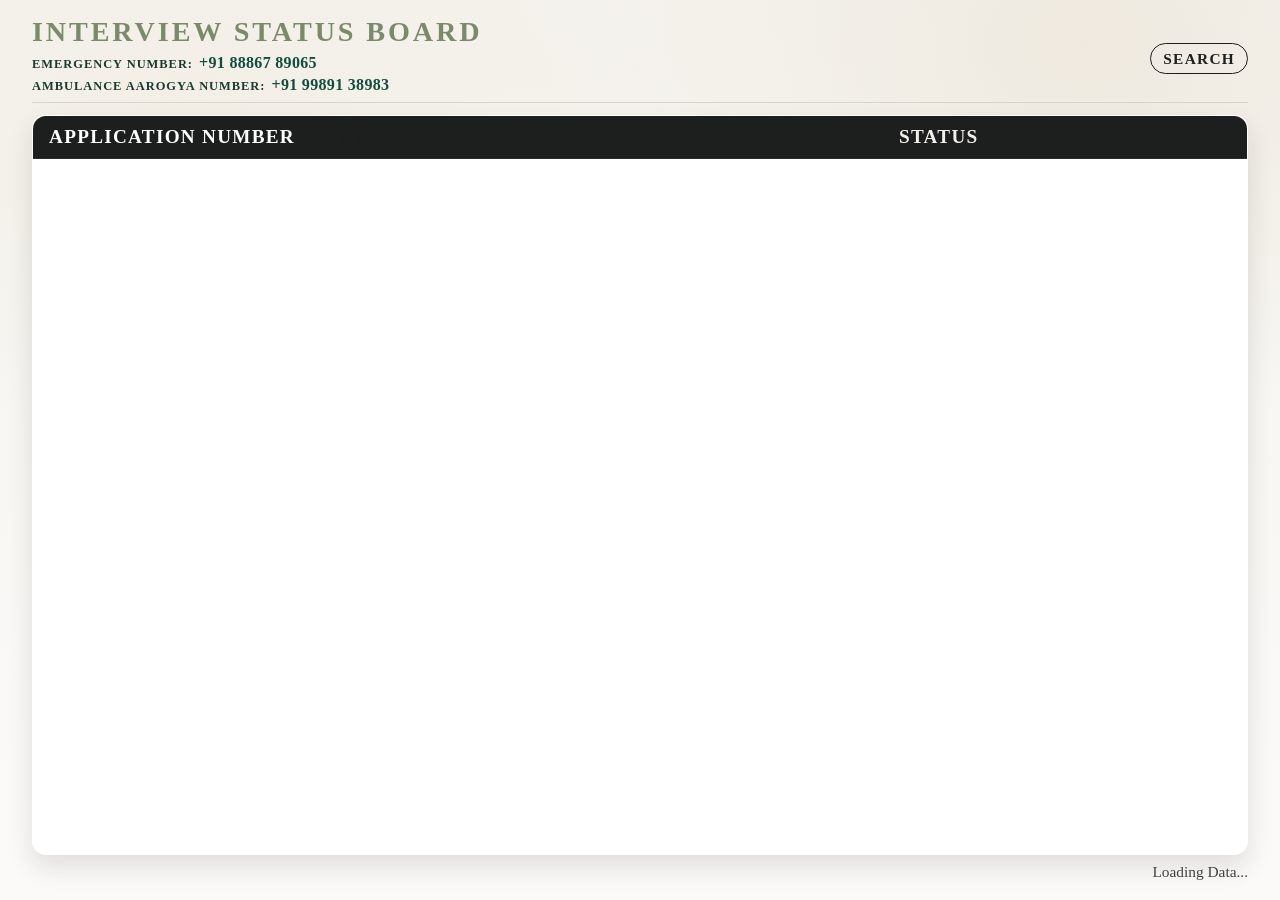
<file: index.html>
<!DOCTYPE html>
<html lang="en">
<head>
    <meta charset="UTF-8">
    <meta name="viewport" content="width=device-width, initial-scale=1.0">
    <title>Interview Status Board</title>
    <link rel="stylesheet" href="styles.css">
</head>
<body>

    <header class="topbar">
        <div class="topbar-left">
            <div class="title">Interview Status Board</div>
            <div class="topbar-info">
                <div class="info-line">
                    <span class="info-label">Emergency Number:</span>
                    <span class="info-value">+91 88867 89065</span>
                </div>
                <div class="info-line">
                    <span class="info-label">Ambulance Aarogya Number:</span>
                    <span class="info-value">+91 99891 38983</span>
                </div>
            </div>
        </div>
        <nav class="topbar-links">
            <a href="search.html">Search</a>
        </nav>
    </header>

    <table id="board">
        <thead>
            <tr>
                <th class="id-column">Application Number</th>
                <th class="name-column">Name</th>
                <th class="status-column">Status</th>
            </tr>
        </thead>
        <tbody id="board-body" class="fade">
            </tbody>
    </table>

    <footer id="page-indicator">Loading Data...</footer>

    <script>
        // Redirect mobile users to search page (board is for TV display)
        if (window.innerWidth <= 900 && !window.location.search.includes('force')) {
            window.location.href = 'search.html';
        }

        // --- CONFIGURATION ---
        // Ensure this matches your active deployment URL
        const API_URL = 'https://script.googleusercontent.com/macros/echo?user_content_key=[base64]&lib=MW1jJ9x95b1IglBa3N1Y3LLxEVFa3CZ3r';
        
        const ITEMS_PER_PAGE = 15;
        const PAGINATION_INTERVAL_MS = 15000; // 15 seconds per screen
        const POLLING_INTERVAL_MS = 120000;   // 2 minutes
        
        let allCandidates = [];
        let currentPage = 0;
        let paginationTimer;

        // --- DATA FETCHING ---
        async function fetchCandidateData() {
            try {
                const response = await fetch(API_URL);
                if (!response.ok) throw new Error('Network response was not ok');
                
                const data = await response.json();
                const normalizedData = normalizeCandidateData(data);
                
                // Filter logic
                const allowedStatuses = ['REGISTERED', 'IN PROGRESS', 'INTERVIEW DONE'];
                allCandidates = normalizedData.filter(candidate => 
                    allowedStatuses.includes(normalizeStatus(candidate.State))
                );
                
                // Initial load trigger
                if (allCandidates.length > 0 && !paginationTimer) {
                    renderPage();
                    startPaginationLoop();
                }
            } catch (error) {
                console.error("Error fetching data:", error);
            }
        }

        // --- RENDERING LOGIC ---
        function getStatusClass(state) {
            const normalizedState = normalizeStatus(state);
            if (normalizedState === 'UNKNOWN') return 'status-unknown';
            const formattedState = normalizedState.toLowerCase().replace(/ /g, '-');
            return `status-${formattedState}`;
        }

        function normalizeCandidateData(data) {
            if (!Array.isArray(data)) {
                return Array.isArray(data?.data) ? data.data : data;
            }

            if (!Array.isArray(data[0])) {
                return data;
            }

            const header = data[0].map(value => String(value || '').trim().toUpperCase());
            const appIndex = header.indexOf('APPLICATION NUMBER');
            const nameIndex = header.indexOf('NAME');
            const statusIndex = header.indexOf('STATUS');
            const hasHeader = appIndex !== -1 || nameIndex !== -1 || statusIndex !== -1;
            const startIndex = hasHeader ? 1 : 0;
            const fallback = data[startIndex]?.length >= 4
                ? { app: 1, name: 2, status: 3 }
                : { app: 0, name: 1, status: 2 };
            const appCol = appIndex !== -1 ? appIndex : fallback.app;
            const nameCol = nameIndex !== -1 ? nameIndex : fallback.name;
            const statusCol = statusIndex !== -1 ? statusIndex : fallback.status;

            return data.slice(startIndex).map(row => ({
                Admission_ID: row[appCol],
                Name: row[nameCol],
                State: row[statusCol]
            }));
        }

        function normalizeStatus(status) {
            if (!status) return 'UNKNOWN';
            const baseStatus = String(status).toUpperCase().split('(')[0].trim();
            if (baseStatus === 'IN PROCESS') return 'IN PROGRESS';
            return baseStatus || 'UNKNOWN';
        }

        function renderPage() {
            if (allCandidates.length === 0) return;

            const totalPages = Math.ceil(allCandidates.length / ITEMS_PER_PAGE);
            
            if (currentPage >= totalPages) currentPage = 0;

            const startIndex = currentPage * ITEMS_PER_PAGE;
            const endIndex = startIndex + ITEMS_PER_PAGE;
            const pageData = allCandidates.slice(startIndex, endIndex);

            const tbody = document.getElementById('board-body');
            
            // Trigger reflow for CSS animation
            tbody.classList.remove('fade');
            void tbody.offsetWidth; 
            tbody.classList.add('fade');

            // Generate HTML with the new Name column
            tbody.innerHTML = pageData.map(candidate => `
                <tr>
                    <td class="id-column">${candidate.Admission_ID || '---'}</td>
                    <td class="name-column">${candidate.Name || '---'}</td>
                    <td><span class="status ${getStatusClass(candidate.State)}">${normalizeStatus(candidate.State)}</span></td>
                </tr>
            `).join('');

            document.getElementById('page-indicator').textContent = `Page ${currentPage + 1} of ${totalPages}`;
            currentPage = (currentPage + 1) % totalPages;
        }

        // --- TIMERS ---
        function startPaginationLoop() {
            paginationTimer = setInterval(renderPage, PAGINATION_INTERVAL_MS);
        }

        window.onload = () => {
            fetchCandidateData(); 
            setInterval(fetchCandidateData, POLLING_INTERVAL_MS); 
        };
    </script>
</body>
</html>
</file>
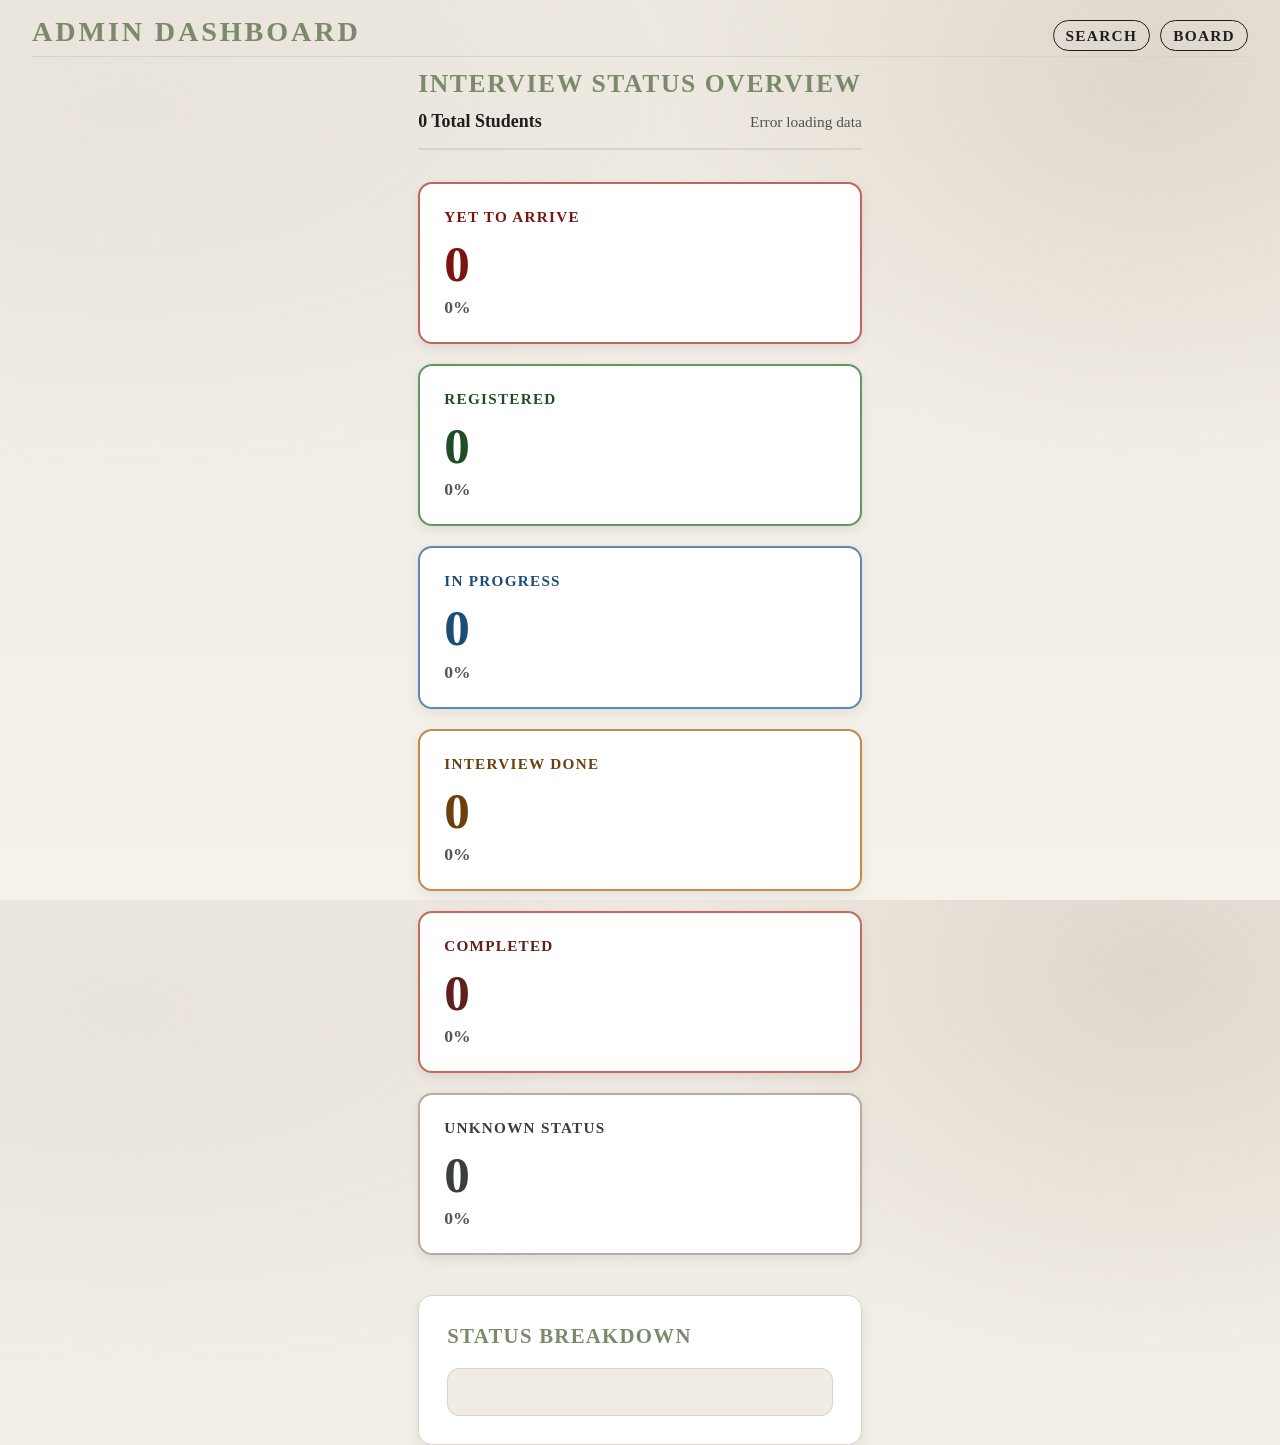
<file: dbd.html>
<!DOCTYPE html>
<html lang="en">
<head>
    <meta charset="UTF-8">
    <meta name="viewport" content="width=device-width, initial-scale=1.0">
    <title>Admin Dashboard - Interview Status</title>
    <link rel="stylesheet" href="styles.css">
</head>
<body class="dashboard-page">
    <header class="topbar">
        <div class="title">Admin Dashboard</div>
        <nav class="topbar-links">
            <a href="search.html">Search</a>
            <a href="index.html">Board</a>
        </nav>
    </header>

    <div class="dashboard-container">
        <div class="dashboard-header">
            <h2 class="dashboard-subtitle">Interview Status Overview</h2>
            <div class="dashboard-meta">
                <span id="total-count" class="total-count">0 Total Students</span>
                <span id="last-updated" class="last-updated">Loading...</span>
            </div>
        </div>

        <div class="stats-grid">
            <div class="stat-card stat-yet-to-arrive">
                <div class="stat-label">Yet to Arrive</div>
                <div class="stat-count" id="count-yet-to-arrive">0</div>
                <div class="stat-percentage" id="percent-yet-to-arrive">0%</div>
            </div>

            <div class="stat-card stat-registered">
                <div class="stat-label">Registered</div>
                <div class="stat-count" id="count-registered">0</div>
                <div class="stat-percentage" id="percent-registered">0%</div>
            </div>

            <div class="stat-card stat-in-progress">
                <div class="stat-label">In Progress</div>
                <div class="stat-count" id="count-in-progress">0</div>
                <div class="stat-percentage" id="percent-in-progress">0%</div>
            </div>

            <div class="stat-card stat-interview-done">
                <div class="stat-label">Interview Done</div>
                <div class="stat-count" id="count-interview-done">0</div>
                <div class="stat-percentage" id="percent-interview-done">0%</div>
            </div>

            <div class="stat-card stat-completed">
                <div class="stat-label">Completed</div>
                <div class="stat-count" id="count-completed">0</div>
                <div class="stat-percentage" id="percent-completed">0%</div>
            </div>

            <div class="stat-card stat-unknown">
                <div class="stat-label">Unknown Status</div>
                <div class="stat-count" id="count-unknown">0</div>
                <div class="stat-percentage" id="percent-unknown">0%</div>
            </div>
        </div>

        <div class="breakdown-section">
            <h3 class="breakdown-title">Status Breakdown</h3>
            <div class="progress-bar">
                <div class="progress-segment segment-yet-to-arrive" id="bar-yet-to-arrive" style="width: 0%"></div>
                <div class="progress-segment segment-registered" id="bar-registered" style="width: 0%"></div>
                <div class="progress-segment segment-in-progress" id="bar-in-progress" style="width: 0%"></div>
                <div class="progress-segment segment-interview-done" id="bar-interview-done" style="width: 0%"></div>
                <div class="progress-segment segment-completed" id="bar-completed" style="width: 0%"></div>
                <div class="progress-segment segment-unknown" id="bar-unknown" style="width: 0%"></div>
            </div>
        </div>
    </div>

    <script>
        const API_URL = 'https://script.google.com/macros/s/AKfycbzJMHzdxuPEidWWJDd8ox4ebtk2fxJQ5sRxXxlC8D5icKrrzrdkmVhRQBiTnzl72WhMmg/exec';
        const POLLING_INTERVAL_MS = 120000; // 2 minutes

        let allCandidates = [];

        const STATUS_KEYS = [
            { key: 'YET TO ARRIVE', id: 'yet-to-arrive' },
            { key: 'REGISTERED', id: 'registered' },
            { key: 'IN PROGRESS', id: 'in-progress' },
            { key: 'INTERVIEW DONE', id: 'interview-done' },
            { key: 'COMPLETED', id: 'completed' },
            { key: 'UNKNOWN', id: 'unknown' }
        ];

        async function fetchCandidateData() {
            document.getElementById('last-updated').textContent = 'Refreshing...';
            try {
                const response = await fetch(API_URL);
                if (!response.ok) throw new Error('Network response was not ok');
                
                allCandidates = await response.json();
                updateDashboard();
                
                const now = new Date();
                document.getElementById('last-updated').textContent = 
                    `Updated: ${now.toLocaleTimeString()}`;
            } catch (error) {
                console.error('Error fetching data:', error);
                document.getElementById('last-updated').textContent = 'Error loading data';
            }
        }

        function normalizeStatus(status) {
            if (!status) return 'UNKNOWN';
            return status.toUpperCase().trim();
        }

        function updateDashboard() {
            // Count students by status
            const counts = {};
            STATUS_KEYS.forEach(status => counts[status.key] = 0);

            allCandidates.forEach(candidate => {
                const status = normalizeStatus(candidate.State);
                if (counts.hasOwnProperty(status)) {
                    counts[status]++;
                } else {
                    counts['UNKNOWN']++;
                }
            });

            const total = allCandidates.length;
            document.getElementById('total-count').textContent = `${total} Total Student${total !== 1 ? 's' : ''}`;

            // Update each stat card
            STATUS_KEYS.forEach(status => {
                const count = counts[status.key];
                const percentage = total > 0 ? ((count / total) * 100).toFixed(1) : 0;

                document.getElementById(`count-${status.id}`).textContent = count;
                document.getElementById(`percent-${status.id}`).textContent = `${percentage}%`;
                
                // Update progress bar segments
                const barElement = document.getElementById(`bar-${status.id}`);
                if (barElement) {
                    barElement.style.width = `${percentage}%`;
                }
            });
        }

        // Initialize
        window.onload = () => {
            fetchCandidateData();
            setInterval(fetchCandidateData, POLLING_INTERVAL_MS);
        };
    </script>
</body>
</html>
</file>
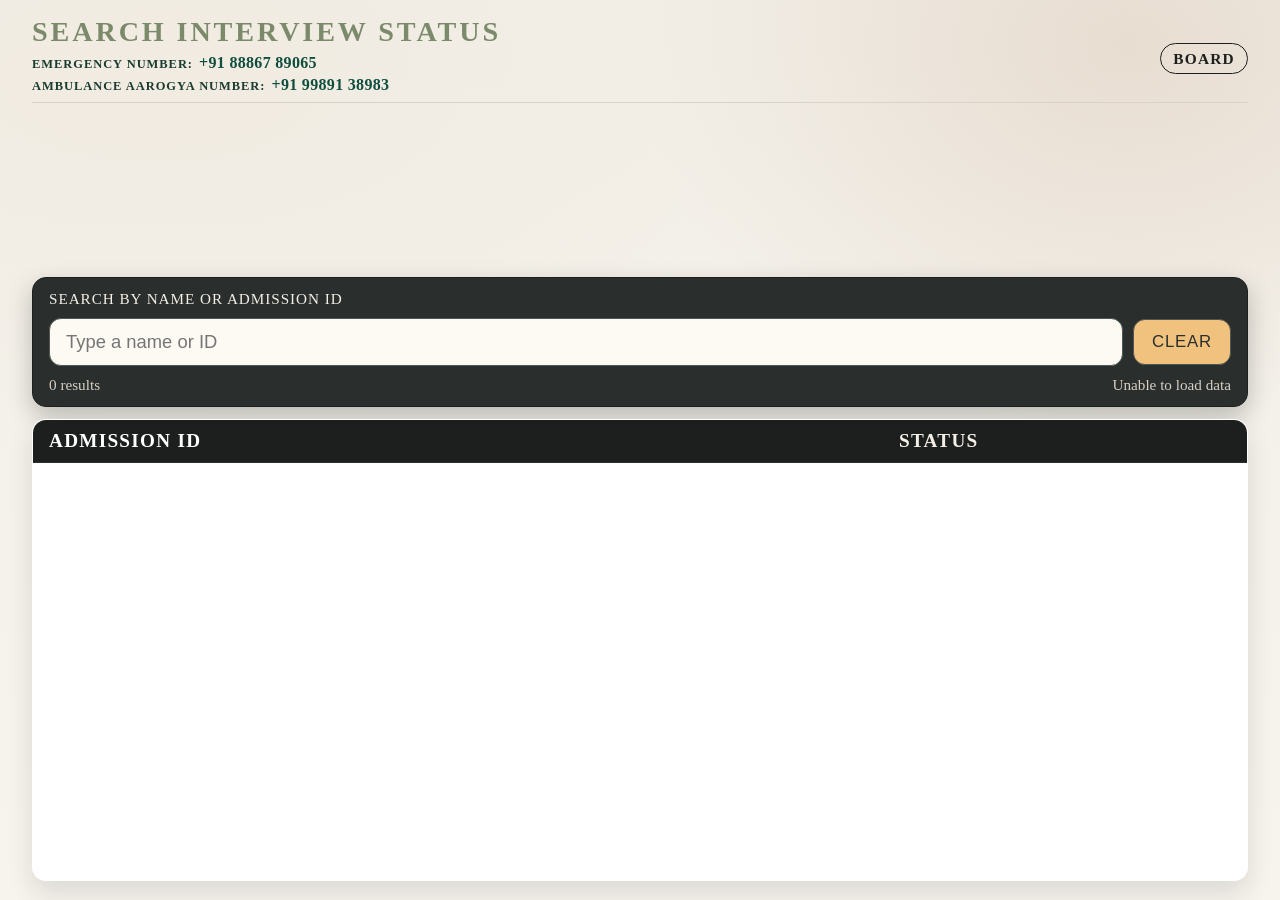
<file: search.html>
<!DOCTYPE html>
<html lang="en">
<head>
    <meta charset="UTF-8">
    <meta name="viewport" content="width=device-width, initial-scale=1.0">
    <title>Search Interview Status</title>
    <link rel="stylesheet" href="styles.css">
</head>
<body class="search-page">
    <header class="topbar">
        <div class="topbar-left">
            <div class="title">Search Interview Status</div>
            <div class="topbar-info">
                <div class="info-line">
                    <span class="info-label">Emergency Number:</span>
                    <span class="info-value">+91 88867 89065</span>
                </div>
                <div class="info-line">
                    <span class="info-label">Ambulance Aarogya Number:</span>
                    <span class="info-value">+91 99891 38983</span>
                </div>
            </div>
        </div>
        <nav class="topbar-links">
            <a href="index.html">Board</a>
        </nav>
    </header>

    <section class="search-panel">
        <label class="search-label" for="search-input">Search by name or admission ID</label>
        <div class="search-row">
            <input
                id="search-input"
                class="search-input"
                type="text"
                placeholder="Type a name or ID"
                autocomplete="off"
            >
            <button id="clear-search" class="search-button" type="button">Clear</button>
        </div>
        <div class="search-meta">
            <span id="results-count">0 results</span>
            <span id="status-message">Loading data...</span>
        </div>
    </section>

    <table id="search-results">
        <thead>
            <tr>
                <th class="id-column">Admission ID</th>
                <th class="name-column">Name</th>
                <th class="status-column">Status</th>
            </tr>
        </thead>
        <tbody id="results-body" class="fade">
        </tbody>
    </table>

    <script>
        // --- CONFIGURATION ---
        const API_URL = 'https://script.googleusercontent.com/macros/echo?user_content_key=[base64]&lib=MW1jJ9x95b1IglBa3N1Y3LLxEVFa3CZ3r';
        const POLLING_INTERVAL_MS = 120000;

        let allCandidates = [];

        const searchInput = document.getElementById('search-input');
        const resultsBody = document.getElementById('results-body');
        const resultsCount = document.getElementById('results-count');
        const statusMessage = document.getElementById('status-message');
        const clearButton = document.getElementById('clear-search');

        async function fetchCandidateData() {
            statusMessage.textContent = 'Refreshing data...';
            try {
                const response = await fetch(API_URL);
                if (!response.ok) throw new Error('Network response was not ok');
                const data = await response.json();
                const normalizedData = normalizeCandidateData(data);

                const allowedStatuses = ['REGISTERED', 'IN PROGRESS', 'INTERVIEW DONE', "YET TO ARRIVE", "COMPLETED"];
                allCandidates = normalizedData.filter(candidate => 
                    allowedStatuses.includes(normalizeStatus(candidate.State))
                );
                statusMessage.textContent = 'Ready';
                filterAndRender();
            } catch (error) {
                console.error('Error fetching data:', error);
                statusMessage.textContent = 'Unable to load data';
            }
        }

        function getStatusClass(state) {
            const normalizedState = normalizeStatus(state);
            if (normalizedState === 'UNKNOWN') return 'status-unknown';
            const formattedState = normalizedState.toLowerCase().replace(/ /g, '-');
            return `status-${formattedState}`;
        }

        function normalizeStatus(status) {
            if (!status) return 'UNKNOWN';
            const baseStatus = String(status).toUpperCase().split('(')[0].trim();
            if (baseStatus === 'IN PROCESS') return 'IN PROGRESS';
            return baseStatus || 'UNKNOWN';
        }

        function normalizeValue(value) {
            return String(value || '').toLowerCase();
        }

        function normalizeCandidateData(data) {
            if (!Array.isArray(data)) {
                return Array.isArray(data?.data) ? data.data : data;
            }

            if (!Array.isArray(data[0])) {
                return data;
            }

            const header = data[0].map(value => String(value || '').trim().toUpperCase());
            const appIndex = header.indexOf('APPLICATION NUMBER');
            const nameIndex = header.indexOf('NAME');
            const statusIndex = header.indexOf('STATUS');
            const hasHeader = appIndex !== -1 || nameIndex !== -1 || statusIndex !== -1;
            const startIndex = hasHeader ? 1 : 0;
            const fallback = data[startIndex]?.length >= 4
                ? { app: 1, name: 2, status: 3 }
                : { app: 0, name: 1, status: 2 };
            const appCol = appIndex !== -1 ? appIndex : fallback.app;
            const nameCol = nameIndex !== -1 ? nameIndex : fallback.name;
            const statusCol = statusIndex !== -1 ? statusIndex : fallback.status;

            return data.slice(startIndex).map(row => ({
                Admission_ID: row[appCol],
                Name: row[nameCol],
                State: row[statusCol]
            }));
        }

        function filterCandidates(query) {
            const normalizedQuery = normalizeValue(query).trim();
            if (!normalizedQuery) {
                return allCandidates;
            }

            return allCandidates.filter(candidate => {
                const name = normalizeValue(candidate.Name);
                const id = normalizeValue(candidate.Admission_ID);
                return name.includes(normalizedQuery) || id.includes(normalizedQuery);
            });
        }

        function renderResults(results, query) {
            resultsBody.classList.remove('fade');
            void resultsBody.offsetWidth;
            resultsBody.classList.add('fade');

            const table = document.getElementById('search-results');
            const trimmedQuery = String(query || '').trim();

            if (results.length === 0) {
                const emptyMessage = trimmedQuery
                    ? 'No matches found for your search'
                    : 'No participants available';

                resultsBody.innerHTML = `
                    <tr class="empty-row">
                        <td colspan="3">${emptyMessage}</td>
                    </tr>
                `;
                table.classList.add('is-empty');
            } else {
                resultsBody.innerHTML = results.map(candidate => `
                    <tr>
                        <td class="id-column">${candidate.Admission_ID || '---'}</td>
                        <td class="name-column">${candidate.Name || '---'}</td>
                        <td><span class="status ${getStatusClass(candidate.State)}">${candidate.State || 'UNKNOWN'}</span></td>
                    </tr>
                `).join('');
                table.classList.remove('is-empty');
            }

            resultsCount.textContent = `${results.length} result${results.length === 1 ? '' : 's'}`;
        }

        function filterAndRender() {
            const query = searchInput.value;
            const results = filterCandidates(query);
            renderResults(results, query);
        }

        searchInput.addEventListener('input', filterAndRender);
        clearButton.addEventListener('click', () => {
            searchInput.value = '';
            filterAndRender();
            searchInput.focus();
        });

        window.onload = () => {
            fetchCandidateData();
            setInterval(fetchCandidateData, POLLING_INTERVAL_MS);
        };
    </script>
</body>
</html>
</file>
<file: styles.css>
:root {
    --bg-base: #f5f4f0;
    --bg-surface: #fbfaf8;
    --bg-panel: #f1efe9;
    --text-primary: #1c1f1e;
    --text-muted: #4e5351;
    --accent-olive: #7b8a6a;
    --accent-clay: #c8a27f;
    --accent-slate: #708090;
    --border-soft: #d8d4cc;
    --row-hover: #efede7;
}

* {
    box-sizing: border-box;
}

body {
    background:
        radial-gradient(1200px 600px at 15% 10%, #f3efe7 0%, transparent 60%),
        radial-gradient(900px 700px at 85% 5%, #efe9df 0%, transparent 55%),
        linear-gradient(180deg, var(--bg-base) 0%, var(--bg-surface) 100%);
    color: var(--text-primary);
    font-family: "Source Serif 4", "Noto Serif", "Times New Roman", serif;
    margin: 0;
    padding: 1.25vw 2.5vw 1.5vw;
    display: flex;
    flex-direction: column;
    height: 100vh;
    overflow: hidden;
}

.search-page {
    background:
        radial-gradient(1200px 600px at 12% 8%, #f1ebe1 0%, transparent 60%),
        radial-gradient(900px 700px at 88% 5%, #e8ddd1 0%, transparent 55%),
        linear-gradient(180deg, #f2efe8 0%, #f7f4ee 100%);
}

.dashboard-page {
    background:
        radial-gradient(1200px 600px at 10% 12%, #e8e3db 0%, transparent 60%),
        radial-gradient(900px 700px at 90% 8%, #dfd7cc 0%, transparent 55%),
        linear-gradient(180deg, #efeae2 0%, #f5f1eb 100%);
    overflow-y: auto;
}

header {
    text-align: left;
    font-size: clamp(1.6rem, 2.2vw, 2.4rem);
    font-weight: 700;
    color: var(--accent-olive);
    text-transform: uppercase;
    letter-spacing: 0.18rem;
    margin: 0 0 12px;
    padding: 0 0 8px;
    border-bottom: 1px solid var(--border-soft);
}

.topbar {
    display: flex;
    align-items: center;
    justify-content: space-between;
    gap: 16px;
}

.topbar-left {
    display: flex;
    flex-direction: column;
    gap: 6px;
    min-width: 0;
}

.topbar-info {
    display: flex;
    flex-direction: column;
    gap: 4px;
    font-size: clamp(1rem, 1.25vw, 1.2rem);
    text-transform: none;
    letter-spacing: 0.02rem;
    color: #2a2f2e;
}

.info-line {
    display: flex;
    flex-wrap: wrap;
    gap: 6px;
    align-items: baseline;
}

.info-label {
    font-weight: 700;
    color: #1a3b2f;
    text-transform: uppercase;
    letter-spacing: 0.06rem;
    font-size: 0.78em;
}

.info-link,
.info-value {
    font-weight: 600;
    color: #0f4d3f;
    text-decoration: none;
    word-break: break-word;
}

.info-link:hover {
    text-decoration: underline;
}

.title {
    font-size: inherit;
    font-weight: inherit;
    color: inherit;
}

.topbar-links a {
    color: #1c1f1e;
    text-decoration: none;
    font-size: clamp(0.95rem, 1.2vw, 1.2rem);
    letter-spacing: 0.08rem;
    text-transform: uppercase;
    padding: 6px 12px;
    border: 1px solid #1c1f1e;
    border-radius: 999px;
    transition: color 0.2s ease, border-color 0.2s ease, background-color 0.2s ease;
}

.topbar-links .link-plain {
    border: none;
    padding: 0;
    letter-spacing: 0.08rem;
}

.topbar-links .link-plain:hover {
    background-color: transparent;
    color: #1c1f1e;
}

.topbar-links a:hover {
    color: #f4efe6;
    border-color: #1c1f1e;
    background-color: #1c1f1e;
}

table {
    width: 100%;
    border-collapse: collapse;
    flex-grow: 1;
    table-layout: fixed;
    background-color: #ffffff;
    border: 1px solid #cfc9bf;
    border-radius: 14px;
    overflow: hidden;
    box-shadow: 0 12px 26px rgba(26, 28, 27, 0.12);
}

.search-panel {
    display: grid;
    gap: 10px;
    padding: 12px 16px;
    margin-bottom: 12px;
    background-color: #2a2f2e;
    border: 1px solid #1c201f;
    border-radius: 14px;
    box-shadow: 0 10px 24px rgba(20, 22, 21, 0.25);
}

.search-label {
    color: #f4efe6;
    font-size: 0.95rem;
    letter-spacing: 0.06rem;
    text-transform: uppercase;
}

.search-row {
    display: flex;
    gap: 10px;
    align-items: center;
}

.search-input {
    flex: 1;
    padding: 12px 16px;
    font-size: 1.15rem;
    border-radius: 12px;
    border: 1px solid #4f5856;
    background-color: #fdfaf4;
    color: #1c1f1e;
    outline: none;
    transition: border-color 0.2s ease, box-shadow 0.2s ease;
}

.search-input:focus {
    border-color: #f1c27d;
    box-shadow: 0 0 0 3px rgba(241, 194, 125, 0.35);
}

.search-button {
    padding: 12px 18px;
    border-radius: 12px;
    border: 1px solid #4f5856;
    background-color: #f1c27d;
    color: #2a2f2e;
    font-size: 1.05rem;
    letter-spacing: 0.05rem;
    text-transform: uppercase;
    cursor: pointer;
    transition: background-color 0.2s ease, border-color 0.2s ease;
}

.search-button:hover {
    background-color: #f6d09b;
    border-color: #f1c27d;
}

.search-meta {
    display: flex;
    justify-content: space-between;
    color: #d6d0c6;
    font-size: 0.95rem;
}

.search-page .search-panel {
    margin-top: 18vh;
}

#search-results.is-empty {
    background-color: #ffffff;
}

.empty-row td {
    padding: 28px 16px;
    color: #3e4341;
    font-size: 1.05rem;
    text-align: left;
    border-bottom: none;
}

thead tr {
    background-color: #1c1f1e;
}

th {
    color: #f4efe6;
    font-size: clamp(1.05rem, 1.5vw, 1.4rem);
    text-align: left;
    padding: 10px 16px;
    text-transform: uppercase;
    letter-spacing: 0.08rem;
    border-bottom: 1px solid #2a2f2e;
}

tbody tr {
    transition: background-color 0.2s ease, transform 0.2s ease;
}

tbody tr:nth-child(odd) {
    background-color: #f3f0ea;
}

tbody tr:hover {
    background-color: #e9e4db;
    transform: translateX(2px);
}

td {
    font-size: clamp(1.3rem, 1.8vw, 1.9rem);
    font-weight: 600;
    padding: 10px 16px;
    border-bottom: 1px solid #ddd6cb;
    white-space: nowrap;
    overflow: hidden;
    text-overflow: ellipsis;
}

.status {
    display: inline-flex;
    align-items: center;
    justify-content: center;
    padding: 6px 12px;
    min-height: 32px;
    border-radius: 999px;
    font-size: 0.95em;
    font-weight: 700;
    letter-spacing: 0.04rem;
    border: 2px solid transparent;
    white-space: nowrap;
}

.status-yet-to-arrive {
    color: #7a1410;
    background-color: #f5d8d6;
    border-color: #c4625d;
}

.status-registered {
    color: #204d26;
    background-color: #d9ecd7;
    border-color: #5f9962;
}

.status-in-progress {
    color: #1b4e76;
    background-color: #d7e7f5;
    border-color: #5b8ab5;
}

.status-interview-done {
    color: #6d3f0c;
    background-color: #f3e1c7;
    border-color: #c48a4c;
}

.status-completed {
    color: #5f1f1a;
    background-color: #f0cfc6;
    border-color: #c46a5f;
}

.status-unknown {
    color: #3a3f3e;
    background-color: #ebe6dd;
    border-color: #b5ada2;
}

.id-column {
    width: 24%;
    color: #3a4b3a;
}

th.id-column {
    color: #ffffff;
}

.name-column {
    width: 46%;
    color: var(--text-primary);
}

.status-column {
    width: 30%;
}

footer {
    margin-top: 8px;
    text-align: right;
    font-size: clamp(0.9rem, 1.2vw, 1.2rem);
    color: #3e4341;
}

.fade {
    animation: fadeIn 0.45s ease;
}

@keyframes fadeIn {
    from {
        opacity: 0;
        transform: translateY(4px);
    }
    to {
        opacity: 1;
        transform: translateY(0);
    }
}

/* === DASHBOARD STYLES === */

.dashboard-container {
    max-width: 1400px;
    margin: 0 auto;
    padding: 0;
}

.dashboard-header {
    margin-bottom: 32px;
    padding-bottom: 16px;
    border-bottom: 2px solid var(--border-soft);
}

.dashboard-subtitle {
    font-size: clamp(1.4rem, 2vw, 1.8rem);
    color: var(--accent-olive);
    margin: 0 0 12px;
    text-transform: uppercase;
    letter-spacing: 0.1rem;
    font-weight: 600;
}

.dashboard-meta {
    display: flex;
    justify-content: space-between;
    align-items: center;
    flex-wrap: wrap;
    gap: 12px;
}

.total-count {
    font-size: clamp(1.1rem, 1.4vw, 1.4rem);
    color: var(--text-primary);
    font-weight: 700;
}

.last-updated {
    font-size: clamp(0.95rem, 1.2vw, 1.1rem);
    color: var(--text-muted);
}

.stats-grid {
    display: grid;
    grid-template-columns: repeat(auto-fit, minmax(240px, 1fr));
    gap: 20px;
    margin-bottom: 40px;
}

.stat-card {
    background-color: #ffffff;
    border-radius: 14px;
    padding: 24px;
    border: 2px solid transparent;
    box-shadow: 0 4px 12px rgba(26, 28, 27, 0.08);
    transition: transform 0.2s ease, box-shadow 0.2s ease;
}

.stat-card:hover {
    transform: translateY(-2px);
    box-shadow: 0 8px 20px rgba(26, 28, 27, 0.14);
}

.stat-label {
    font-size: 0.95rem;
    text-transform: uppercase;
    letter-spacing: 0.08rem;
    margin-bottom: 12px;
    font-weight: 600;
}

.stat-count {
    font-size: clamp(2.5rem, 4vw, 3.5rem);
    font-weight: 800;
    line-height: 1;
    margin-bottom: 8px;
}

.stat-percentage {
    font-size: 1.1rem;
    opacity: 0.75;
    font-weight: 600;
}

.stat-yet-to-arrive {
    border-color: #c4625d;
}

.stat-yet-to-arrive .stat-label,
.stat-yet-to-arrive .stat-count {
    color: #7a1410;
}

.stat-registered {
    border-color: #5f9962;
}

.stat-registered .stat-label,
.stat-registered .stat-count {
    color: #204d26;
}

.stat-in-progress {
    border-color: #5b8ab5;
}

.stat-in-progress .stat-label,
.stat-in-progress .stat-count {
    color: #1b4e76;
}

.stat-interview-done {
    border-color: #c48a4c;
}

.stat-interview-done .stat-label,
.stat-interview-done .stat-count {
    color: #6d3f0c;
}

.stat-completed {
    border-color: #c46a5f;
}

.stat-completed .stat-label,
.stat-completed .stat-count {
    color: #5f1f1a;
}

.stat-unknown {
    border-color: #b5ada2;
}

.stat-unknown .stat-label,
.stat-unknown .stat-count {
    color: #3a3f3e;
}

.breakdown-section {
    background-color: #ffffff;
    border-radius: 14px;
    padding: 28px;
    border: 1px solid var(--border-soft);
    box-shadow: 0 4px 12px rgba(26, 28, 27, 0.08);
}

.breakdown-title {
    font-size: 1.3rem;
    color: var(--accent-olive);
    margin: 0 0 20px;
    text-transform: uppercase;
    letter-spacing: 0.08rem;
    font-weight: 600;
}

.progress-bar {
    display: flex;
    width: 100%;
    height: 48px;
    border-radius: 12px;
    overflow: hidden;
    background-color: #f0ebe3;
    border: 1px solid var(--border-soft);
}

.progress-segment {
    transition: width 0.6s ease;
    display: flex;
    align-items: center;
    justify-content: center;
    font-size: 0.85rem;
    font-weight: 700;
    color: rgba(255, 255, 255, 0.9);
    text-shadow: 0 1px 2px rgba(0, 0, 0, 0.2);
}

.segment-yet-to-arrive {
    background-color: #c4625d;
}

.segment-registered {
    background-color: #5f9962;
}

.segment-in-progress {
    background-color: #5b8ab5;
}

.segment-interview-done {
    background-color: #c48a4c;
}

.segment-completed {
    background-color: #c46a5f;
}

.segment-unknown {
    background-color: #b5ada2;
}

@media (max-width: 900px) {
    body {
        padding: 16px;
        overflow-y: auto;
    }

    header {
        font-size: 1.35rem;
        letter-spacing: 0.1rem;
        margin-bottom: 20px;
    }

    .topbar {
        flex-direction: row;
        align-items: center;
    }

    .topbar-left {
        gap: 8px;
    }

    .topbar-info {
        font-size: 0.9rem;
        letter-spacing: 0.01rem;
    }

    .info-label {
        letter-spacing: 0.05rem;
    }

    /* Hide board link on mobile - board is for TV display */
    .topbar-links a[href="index.html"] {
        display: none;
    }

    /* Better positioning for search panel on mobile */
    .search-page .search-panel {
        margin-top: 0;
    }

    .search-panel {
        padding: 20px;
        gap: 14px;
        margin-bottom: 20px;
    }

    .search-label {
        font-size: 1rem;
    }

    .search-row {
        flex-direction: column;
        align-items: stretch;
        gap: 12px;
    }

    /* Larger touch targets for mobile */
    .search-input {
        padding: 16px 18px;
        font-size: 1.1rem;
        border-radius: 10px;
    }

    .search-button {
        padding: 16px 20px;
        font-size: 1.05rem;
        border-radius: 10px;
    }

    .search-meta {
        flex-direction: column;
        gap: 4px;
        font-size: 0.9rem;
    }

    /* Optimize table for mobile */
    table {
        border-radius: 10px;
        font-size: 0.95rem;
    }

    th {
        font-size: 0.85rem;
        padding: 12px 10px;
        letter-spacing: 0.05rem;
    }

    td {
        font-size: 1rem;
        padding: 14px 10px;
        font-weight: 600;
    }

    /* Adjust column widths for mobile */
    .id-column {
        width: 28%;
    }

    .name-column {
        width: 42%;
    }

    .status-column {
        width: 30%;
    }

    /* Smaller status badges on mobile */
    .status {
        padding: 4px 8px;
        font-size: 0.75rem;
        min-height: 26px;
        letter-spacing: 0.02rem;
    }

    footer {
        font-size: 0.9rem;
        margin-top: 12px;
        text-align: center;
    }

    /* Dashboard mobile styles */
    .dashboard-page {
        padding: 16px;
    }

    .dashboard-header {
        margin-bottom: 24px;
    }

    .dashboard-subtitle {
        font-size: 1.3rem;
    }

    .dashboard-meta {
        flex-direction: column;
        align-items: flex-start;
        gap: 8px;
    }

    .stats-grid {
        grid-template-columns: 1fr;
        gap: 16px;
        margin-bottom: 24px;
    }

    .stat-card {
        padding: 20px;
    }

    .stat-count {
        font-size: 2.5rem;
    }

    .breakdown-section {
        padding: 20px;
    }

    .breakdown-title {
        font-size: 1.1rem;
    }

    .progress-bar {
        height: 40px;
    }

    .progress-segment {
        font-size: 0;
    }
}
</file>
